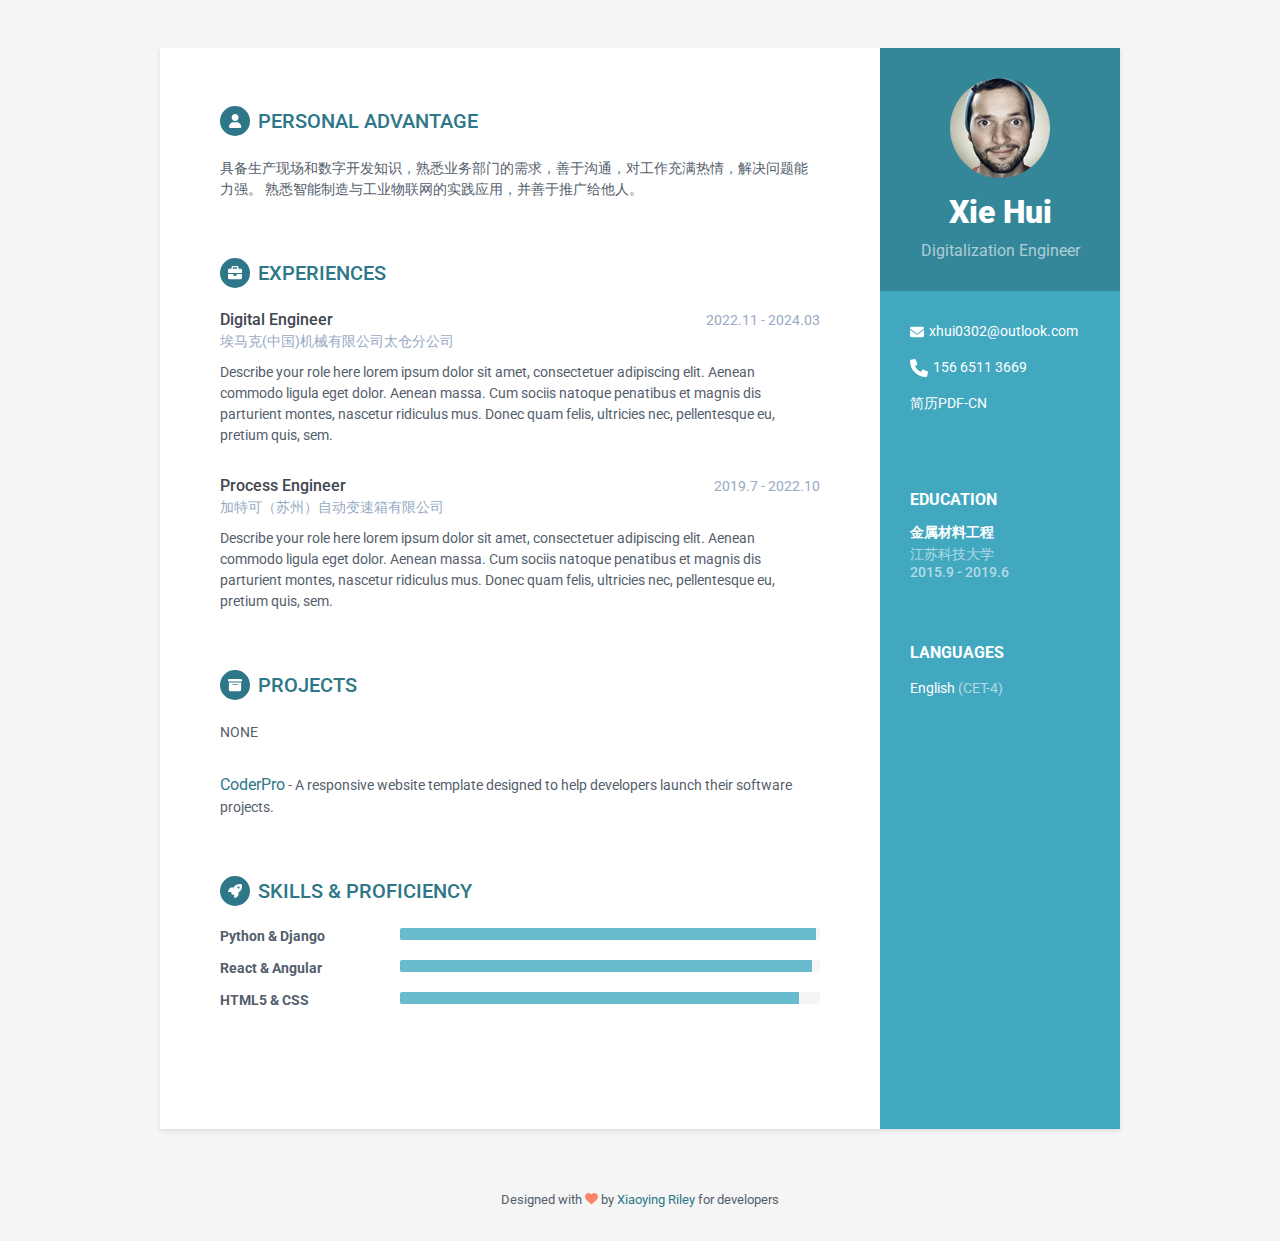
<file: index.html>
<!DOCTYPE html>
<html lang="en">
<head>
    <title>Resume-XieHui-for digitalization engineer</title>
    
    <!-- Meta -->
    <meta charset="utf-8">
    <meta http-equiv="X-UA-Compatible" content="IE=edge">
    <meta name="viewport" content="width=device-width, initial-scale=1.0">
    <meta name="description" content="Responsive HTML5 Resume/CV Template for Developers">
    <meta name="author" content="Xiaoying Riley at 3rd Wave Media">    
    <link rel="shortcut icon" href="favicon.ico">  
    <!-- Google Font -->
    <link href='https://fonts.googleapis.com/css?family=Roboto:400,500,400italic,300italic,300,500italic,700,700italic,900,900italic' rel='stylesheet' type='text/css'>
    <!-- FontAwesome JS-->
	<script defer src="assets/fontawesome/js/all.min.js"></script>
    <!-- Global CSS -->
    <link rel="stylesheet" href="assets/plugins/bootstrap/css/bootstrap.min.css">   
    <!-- Theme CSS -->  
    <link id="theme-style" rel="stylesheet" href="assets/css/orbit-1.css">
</head> 

<body>
    <div class="wrapper mt-lg-5">
        <div class="sidebar-wrapper">
            <div class="profile-container">
                <img class="profile" src="assets/images/profile.png" alt="" />
                <h1 class="name">Xie Hui</h1>
                <h3 class="tagline">Digitalization Engineer</h3>
            </div><!--//profile-container-->
            
            <div class="contact-container container-block">
                <ul class="list-unstyled contact-list">
                    <li class="email"><i class="fa-solid fa-envelope"></i><a href="mailto: yourname@email.com">xhui0302@outlook.com</a></li>
                    <li class="phone"><i class="fa-solid fa-phone"></i><a href="tel:0123 456 789">156 6511 3669</a></li>
                    <!-- <li class="website"><i class="fa-solid fa-globe"></i><a href="https://themes.3rdwavemedia.com/bootstrap-templates/resume/orbit-free-resume-cv-bootstrap-theme-for-developers/" target="_blank">portfoliosite.com</a></li> -->
                    <!-- <li class="linkedin"><i class="fa-brands fa-linkedin-in"></i><a href="#" target="_blank">linkedin.com/in/alandoe</a></li> -->
                    <!-- <li class="github"><i class="fa-brands fa-github"></i><a href="#" target="_blank">github.com/username</a></li> -->
                    <!-- <li class="twitter"><i class="fa-brands fa-twitter"></i><a href="https://twitter.com/3rdwave_themes" target="_blank">@twittername</a></li> -->
                    <a href="assets/files/resume_xiehui.pdf" target="_blank">简历PDF-CN</a>

                </ul>
            </div><!--//contact-container-->
            <div class="education-container container-block">
                <h2 class="container-block-title">Education</h2>
                <div class="item">
                    <h4 class="degree">金属材料工程</h4>
                    <h5 class="meta">江苏科技大学</h5>
	                    <div class="time">2015.9 - 2019.6</div>
                </div><!--//item-->
                <!-- <div class="item">
                    <h4 class="degree">BSc in Applied Mathematics</h4>
                    <h5 class="meta">Bristol University</h5>
                    <div class="time">2012 - 2016</div>
                </div> --><!--//item-->
            </div><!--//education-container-->
            
            <div class="languages-container container-block">
                <h2 class="container-block-title">Languages</h2>
                <ul class="list-unstyled interests-list">
                    <li>English <span class="lang-desc">(CET-4)</span></li>
                    <!-- <li>French <span class="lang-desc">(Professional)</span></li> -->
                    <!-- <li>Spanish <span class="lang-desc">(Professional)</span></li> -->
                </ul>
            </div><!--//interests-->
            
            <!-- <div class="interests-container container-block">
                <h2 class="container-block-title">Interests</h2>
                <ul class="list-unstyled interests-list">
                    <li>Climbing</li>
                    <li>Snowboarding</li>
                    <li>Cooking</li>
                </ul>
            </div> --><!--//interests-->
            
        </div><!--//sidebar-wrapper-->
        
        <div class="main-wrapper">
            
            <section class="section summary-section">
                <h2 class="section-title"><span class="icon-holder"><i class="fa-solid fa-user"></i></span>Personal Advantage</h2>
                <div class="summary">
                    <p>具备生产现场和数字开发知识，熟悉业务部门的需求，善于沟通，对工作充满热情，解决问题能力强。
                        熟悉智能制造与工业物联网的实践应用，并善于推广给他人。</p>
                </div><!--//summary-->
            </section><!--//section-->
            
            <section class="section experiences-section">
                <h2 class="section-title"><span class="icon-holder"><i class="fa-solid fa-briefcase"></i></span>Experiences</h2>
                
                <!-- <div class="item">
                    <div class="meta">
                        <div class="upper-row">
                            <h3 class="job-title">Lead Developer</h3>
                            <div class="time">2022 - Present</div>
                        </div>
                        <div class="company">Startup Hubs, San Francisco</div>
                    </div>
                    <div class="details">
                        <p>Describe your role here lorem ipsum dolor sit amet, consectetuer adipiscing elit. Aenean commodo ligula eget dolor. Aenean massa. Cum sociis natoque penatibus et magnis dis parturient montes, nascetur ridiculus mus. Donec quam felis, ultricies nec, pellentesque eu, pretium quis, sem. Nulla consequat massa quis enim. Donec pede justo.</p>  
                        <p>Sed ut perspiciatis unde omnis iste natus error sit voluptatem accusantium doloremque laudantium, totam rem aperiam, eaque ipsa quae ab illo inventore veritatis et quasi architecto beatae vitae dicta sunt explicabo. </p>
                    </div>
                </div> -->
                
                <div class="item">
                    <div class="meta">
                        <div class="upper-row">
                            <h3 class="job-title">Digital Engineer</h3>
                            <div class="time">2022.11 - 2024.03</div>
                        </div><!--//upper-row-->
                        <div class="company">埃马克(中国)机械有限公司太仓分公司</div>
                    </div><!--//meta-->
                    <div class="details">
                        <p>Describe your role here lorem ipsum dolor sit amet, consectetuer adipiscing elit. Aenean commodo ligula eget dolor. Aenean massa. Cum sociis natoque penatibus et magnis dis parturient montes, nascetur ridiculus mus. Donec quam felis, ultricies nec, pellentesque eu, pretium quis, sem.</p>  
                        
                    </div><!--//details-->
                </div><!--//item-->
                
                <div class="item">
                    <div class="meta">
                        <div class="upper-row">
                            <h3 class="job-title">Process Engineer</h3>
                            <div class="time">2019.7 - 2022.10</div>
                        </div><!--//upper-row-->
                        <div class="company">加特可（苏州）自动变速箱有限公司</div>
                    </div><!--//meta-->
                    <div class="details">
                        <p>Describe your role here lorem ipsum dolor sit amet, consectetuer adipiscing elit. Aenean commodo ligula eget dolor. Aenean massa. Cum sociis natoque penatibus et magnis dis parturient montes, nascetur ridiculus mus. Donec quam felis, ultricies nec, pellentesque eu, pretium quis, sem.</p>  
                    </div><!--//details-->
                </div><!--//item-->
                
            </section><!--//section-->
            
            <section class="section projects-section">
                <h2 class="section-title"><span class="icon-holder"><i class="fa-solid fa-archive"></i></span>Projects</h2>
                <div class="intro">
                    <p>NONE</p>
                </div>
                <div class="item">
                    <span class="project-title"><a href="https://themes.3rdwavemedia.com/bootstrap-templates/startup/coderpro-bootstrap-5-startup-template-for-software-projects/" target="_blank">CoderPro</a></span> - <span class="project-tagline">A responsive website template designed to help developers launch their software projects. </span>
                    
                </div>
                <!-- <div class="item">
                    <span class="project-title"><a href="https://themes.3rdwavemedia.com/bootstrap-templates/startup/launch-bootstrap-5-template-for-saas-businesses/" target="_blank">Launch</a></span> - <span class="project-tagline">A responsive website template designed to help startups promote their products or services.</span>
                </div> -->
                <!-- <div class="item">
                    <span class="project-title"><a href="https://themes.3rdwavemedia.com/bootstrap-templates/resume/devcard-bootstrap-5-vcard-portfolio-template-for-software-developers/" target="_blank">DevCard</a></span> - <span class="project-tagline">A portfolio website template designed for software developers.</span>
                </div>
                <div class="item">
                    <span class="project-title"><a href="https://themes.3rdwavemedia.com/bootstrap-templates/startup/bootstrap-template-for-mobile-apps-nova-pro/" target="_blank">Nova Pro</a></span> - <span class="project-tagline">A responsive Bootstrap theme designed to help app developers promote their mobile apps</span>
                </div>
                <div class="item">
                    <span class="project-title"><a href="http://themes.3rdwavemedia.com/website-templates/responsive-bootstrap-theme-web-development-agencies-devstudio/" target="_blank">DevStudio</a></span> - 
                    <span class="project-tagline">A responsive website template designed to help web developers/designers market their services. </span>
                </div> -->
            </section>
            
            <section class="skills-section section">
                <h2 class="section-title"><span class="icon-holder"><i class="fa-solid fa-rocket"></i></span>Skills &amp; Proficiency</h2>
                <div class="skillset">        
                    <div class="item">
                        <h3 class="level-title">Python &amp; Django</h3>
                        <div class="progress level-bar">
						    <div class="progress-bar theme-progress-bar" role="progressbar" style="width: 99%" aria-valuenow="99" aria-valuemin="0" aria-valuemax="100"></div>
						</div>                               
                    </div>
                    
                    
                    
                    <div class="item">
                        <h3 class="level-title">React &amp; Angular</h3>
                        <div class="progress level-bar">
						    <div class="progress-bar theme-progress-bar" role="progressbar" style="width: 98%" aria-valuenow="98" aria-valuemin="0" aria-valuemax="100"></div>
						</div>                                 
                    </div>
                    
                    <div class="item">
                        <h3 class="level-title">HTML5 &amp; CSS</h3>
                        <div class="progress level-bar">
							    <div class="progress-bar theme-progress-bar" role="progressbar" style="width: 95%" aria-valuenow="95" aria-valuemin="0" aria-valuemax="100"></div>
						</div>                                
                    </div>
                    
                </div>  
            </section>
            
            
        </div><!--//main-body-->
    </div>
 
    <footer class="footer">
        <div class="text-center">
            <!--/* This template is free as long as you keep the footer attribution link. If you'd like to use the template without the attribution link, you can buy the commercial license via our website: themes.3rdwavemedia.com Thank you for your support. :) */-->
            <small class="copyright">Designed with <i class="fa-solid fa-heart"></i> by <a href="http://themes.3rdwavemedia.com" target="_blank">Xiaoying Riley</a> for developers</small>
        </div><!--//container-->
    </footer><!--//footer-->
        
</body>
</html>
</file>
<file: assets/css/orbit-1.css>
/*! 
 * Template Name: Orbit - Bootstrap 5 Resume/CV Template for Developers
 * Version: Bootstrap 5 v2.0
 * Author: Xiaoying Riley
 * Copyright: 3rd Wave Media
 * Twitter: @3rdwave_themes
 * Website: http://themes.3rdwavemedia.com/
*/
body {
  font-family: "Roboto", sans-serif;
  color: #545E6C;
  background: #f5f5f5;
  font-size: 14px;
  -webkit-font-smoothing: antialiased;
  -moz-osx-font-smoothing: grayscale;
}

h1, h2, h3, h4, h5, h6 {
  font-weight: 700;
}

a {
  color: #2d7788;
  text-decoration: none;
}
a:hover {
  text-decoration: underline;
  color: #1a454f;
  -webkit-transition: all 0.4s ease-in-out;
  -moz-transition: all 0.4s ease-in-out;
  -ms-transition: all 0.4s ease-in-out;
  -o-transition: all 0.4s ease-in-out;
}
a:focus {
  text-decoration: none;
}

p {
  line-height: 1.5;
}

.wrapper {
  background: #42A8C0;
  max-width: 960px;
  margin: 0 auto;
  position: relative;
  box-shadow: 0px 2px 4px rgba(0, 0, 0, 0.1);
}

.sidebar-wrapper {
  background: #42A8C0;
  position: absolute;
  right: 0;
  width: 240px;
  height: 100%;
  min-height: 800px;
  color: #fff;
}
.sidebar-wrapper a {
  color: #fff;
}
.sidebar-wrapper .profile-container {
  padding: 30px;
  background: rgba(0, 0, 0, 0.2);
  text-align: center;
  color: #fff;
}
.sidebar-wrapper .name {
  font-size: 32px;
  font-weight: 900;
  margin-top: 0;
  margin-bottom: 10px;
}
.sidebar-wrapper .tagline {
  color: rgba(255, 255, 255, 0.6);
  font-size: 16px;
  font-weight: 400;
  margin-top: 0;
  margin-bottom: 0;
}
.sidebar-wrapper .profile {
  margin-bottom: 15px;
}
.sidebar-wrapper .contact-list .svg-inline--fa {
  margin-right: 5px;
  font-size: 18px;
  vertical-align: middle;
}
.sidebar-wrapper .contact-list li {
  margin-bottom: 15px;
}
.sidebar-wrapper .contact-list li:last-child {
  margin-bottom: 0;
}
.sidebar-wrapper .contact-list .email .svg-inline--fa {
  font-size: 14px;
}
.sidebar-wrapper .container-block {
  padding: 30px;
}
.sidebar-wrapper .container-block-title {
  text-transform: uppercase;
  font-size: 16px;
  font-weight: 700;
  margin-top: 0;
  margin-bottom: 15px;
}
.sidebar-wrapper .degree {
  font-size: 14px;
  margin-top: 0;
  margin-bottom: 5px;
}
.sidebar-wrapper .education-container .item {
  margin-bottom: 15px;
}
.sidebar-wrapper .education-container .item:last-child {
  margin-bottom: 0;
}
.sidebar-wrapper .education-container .meta {
  color: rgba(255, 255, 255, 0.6);
  font-weight: 500;
  margin-bottom: 0px;
  margin-top: 0;
  font-size: 14px;
}
.sidebar-wrapper .education-container .time {
  color: rgba(255, 255, 255, 0.6);
  font-weight: 500;
  margin-bottom: 0px;
}
.sidebar-wrapper .languages-container .lang-desc {
  color: rgba(255, 255, 255, 0.6);
}
.sidebar-wrapper .languages-list {
  margin-bottom: 0;
}
.sidebar-wrapper .languages-list li {
  margin-bottom: 10px;
}
.sidebar-wrapper .languages-list li:last-child {
  margin-bottom: 0;
}
.sidebar-wrapper .interests-list {
  margin-bottom: 0;
}
.sidebar-wrapper .interests-list li {
  margin-bottom: 10px;
}
.sidebar-wrapper .interests-list li:last-child {
  margin-bottom: 0;
}

.main-wrapper {
  background: #fff;
  padding: 60px;
  padding-right: 300px;
}
.main-wrapper .section-title {
  text-transform: uppercase;
  font-size: 20px;
  font-weight: 500;
  color: #2d7788;
  position: relative;
  margin-top: 0;
  margin-bottom: 20px;
}
.main-wrapper .section-title .icon-holder {
  width: 30px;
  height: 30px;
  margin-right: 8px;
  display: inline-block;
  color: #fff;
  border-radius: 50%;
  -moz-background-clip: padding;
  -webkit-background-clip: padding-box;
  background-clip: padding-box;
  background: #2d7788;
  text-align: center;
  font-size: 16px;
  position: relative;
  top: -2px;
  padding-top: 2px;
}
.main-wrapper .section-title .icon-holder .svg-inline--fa {
  font-size: 14px;
  margin-top: 6px;
}
.main-wrapper .section {
  margin-bottom: 60px;
}
.main-wrapper .experiences-section .item {
  margin-bottom: 30px;
}
.main-wrapper .upper-row {
  position: relative;
  overflow: hidden;
  margin-bottom: 2px;
}
.main-wrapper .job-title {
  color: #3F4650;
  font-size: 16px;
  margin-top: 0;
  margin-bottom: 0;
  font-weight: 500;
}
.main-wrapper .time {
  position: absolute;
  right: 0;
  top: 0;
  color: #97AAC3;
}
.main-wrapper .company {
  margin-bottom: 10px;
  color: #97AAC3;
}
.main-wrapper .project-title {
  font-size: 16px;
  font-weight: 400;
  margin-top: 0;
  margin-bottom: 5px;
}
.main-wrapper .projects-section .intro {
  margin-bottom: 30px;
}
.main-wrapper .projects-section .item {
  margin-bottom: 15px;
}

.skillset .item {
  margin-bottom: 15px;
  overflow: hidden;
}
.skillset .level-title {
  font-size: 14px;
  margin-top: 0;
  margin-bottom: 12px;
}
.skillset .level-bar {
  height: 12px;
  background: #f5f5f5;
  border-radius: 2px;
  -moz-background-clip: padding;
  -webkit-background-clip: padding-box;
  background-clip: padding-box;
}
.skillset .theme-progress-bar {
  background: #68bacd;
}

.footer {
  padding: 30px;
  padding-top: 60px;
}
.footer .copyright {
  line-height: 1.6;
  color: #545E6C;
  font-size: 13px;
}
.footer .fa-heart {
  color: #fb866a;
}

@media (max-width: 767.98px) {
  .sidebar-wrapper {
    position: static;
    width: inherit;
  }

  .main-wrapper {
    padding: 30px;
  }

  .main-wrapper .time {
    position: static;
    display: block;
    margin-top: 5px;
  }

  .main-wrapper .upper-row {
    margin-bottom: 0;
  }
}
@media (min-width: 992px) {
  .skillset .level-title {
    display: inline-block;
    float: left;
    width: 30%;
    margin-bottom: 0;
  }
}
</file>
